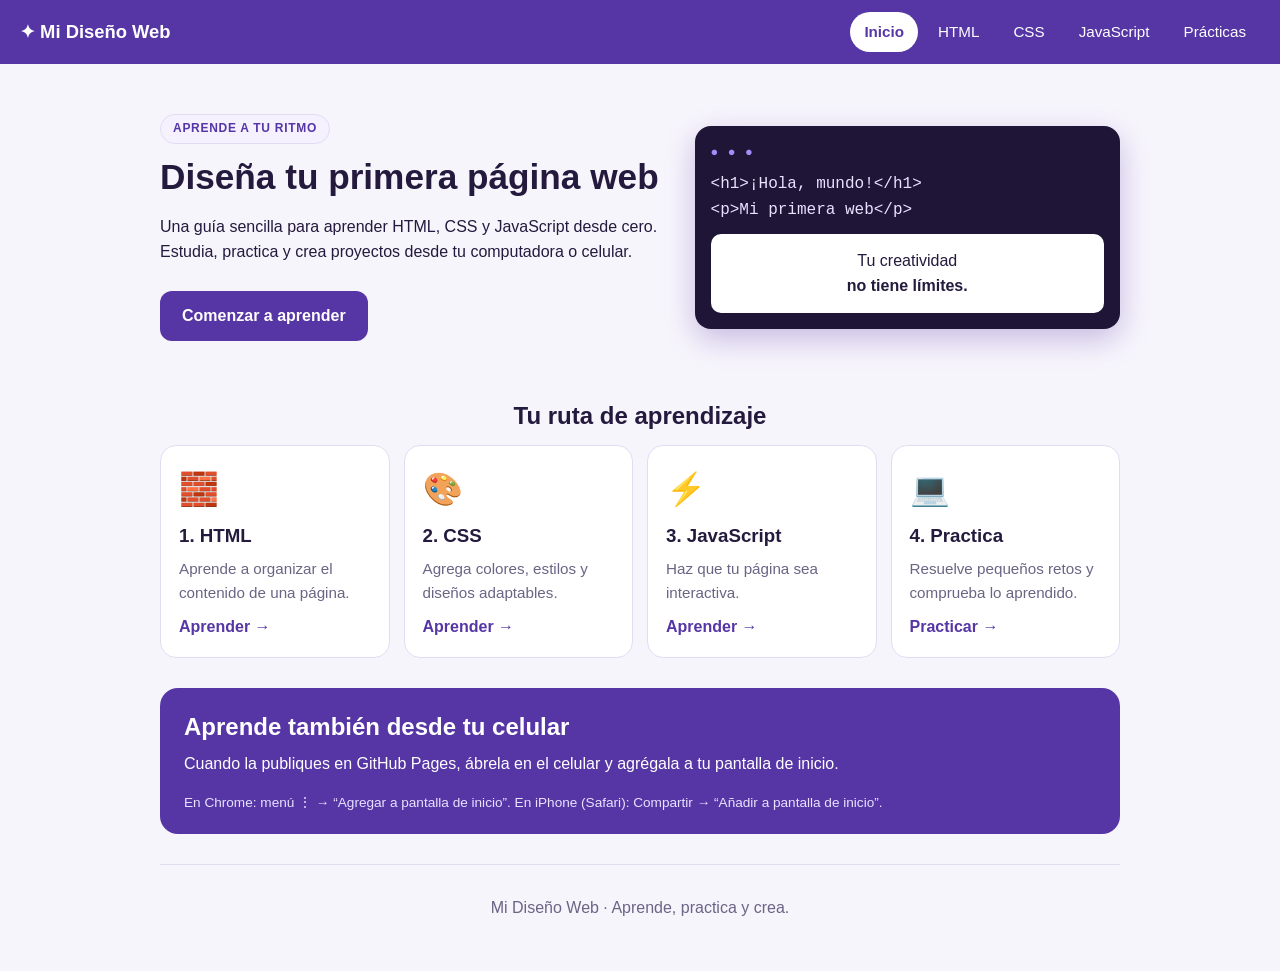
<file: index.html>
<!DOCTYPE html>
<html lang="es">
<head>
<meta charset="UTF-8">
<meta name="viewport" content="width=device-width, initial-scale=1">
<meta name="theme-color" content="#5636a5">
<meta name="description" content="Aprende diseño web paso a paso con HTML, CSS y JavaScript.">
<title>Mi Diseño Web | Inicio</title>
<link rel="icon" href="data:image/svg+xml,%3Csvg xmlns='http://www.w3.org/2000/svg' viewBox='0 0 64 64'%3E%3Crect width='64' height='64' rx='14' fill='%235636a5'/%3E%3Ctext x='32' y='44' font-size='36' text-anchor='middle' fill='white'%3E%E2%9C%A6%3C/text%3E%3C/svg%3E">
<style>
:root{--pri:#5636a5;--pri2:#7c5cd6;--bg:#f7f5fc;--soft:#f5f1ff;--tx:#241a3d;--mut:#6b6485;--bd:#e2dcf3;--ok:#15803d;--bad:#b91c1c}
*{box-sizing:border-box}
html{scroll-behavior:smooth}
body{margin:0;font-family:Arial,Helvetica,sans-serif;background:var(--bg);color:var(--tx);line-height:1.6}
a{color:inherit}
/* Cabecera */
.top{position:sticky;top:0;z-index:10;display:flex;align-items:center;justify-content:space-between;gap:10px;padding:12px 20px;background:var(--pri);color:#fff;flex-wrap:wrap}
.logo{font-weight:700;font-size:1.15rem;text-decoration:none;color:#fff}
.menu{display:none;background:rgba(255,255,255,.18);color:#fff;border:none;border-radius:8px;font-size:1.3rem;padding:4px 12px;cursor:pointer}
nav{display:flex;gap:6px;flex-wrap:wrap}
nav a{color:#fff;text-decoration:none;padding:8px 14px;border-radius:999px;font-size:.95rem}
nav a:hover{background:rgba(255,255,255,.18)}
nav a.active{background:#fff;color:var(--pri);font-weight:700}
@media (max-width:720px){
  .menu{display:block}
  nav{display:none;width:100%;flex-direction:column}
  nav.open{display:flex}
}
/* Estructura */
main{max-width:1000px;margin:0 auto;padding:20px}
.page{display:none}
.page.on{display:block}
.tag{display:inline-block;background:var(--soft);color:var(--pri);font-weight:700;font-size:.75rem;letter-spacing:.06em;padding:4px 12px;border-radius:999px;border:1px solid var(--bd)}
h1{font-size:2.2rem;line-height:1.2;margin:12px 0}
h2{margin:26px 0 10px}
h2.center{text-align:center}
.btn{display:inline-block;background:var(--pri);color:#fff;text-decoration:none;border:none;padding:12px 22px;border-radius:12px;font:inherit;font-weight:700;cursor:pointer;margin-top:10px}
.btn:hover{background:var(--pri2)}
.btn.secondary{background:#fff;color:var(--pri);border:2px solid var(--pri)}
.btn.light{background:#fff;color:var(--pri)}
/* Portada */
.hero{display:grid;grid-template-columns:1.2fr 1fr;gap:24px;align-items:center;padding:30px 0}
@media (max-width:720px){.hero{grid-template-columns:1fr}h1{font-size:1.8rem}}
.code-window{background:#1e1537;color:#e9e2ff;border-radius:16px;padding:16px;box-shadow:0 10px 30px rgba(86,54,165,.3)}
.dots{color:#a78bfa;font-size:.8rem;letter-spacing:3px}
.code-window pre{margin:10px 0;white-space:pre-wrap;font-family:Consolas,Menlo,monospace}
.preview{background:#fff;color:var(--tx);border-radius:10px;padding:14px;text-align:center}
.cards{display:grid;grid-template-columns:repeat(auto-fit,minmax(210px,1fr));gap:14px}
.card{background:#fff;border:1px solid var(--bd);border-radius:16px;padding:18px;text-decoration:none;transition:transform .15s,box-shadow .15s}
.card:hover{transform:translateY(-3px);box-shadow:0 8px 22px rgba(86,54,165,.15)}
.card h3{margin:6px 0}
.card p{color:var(--mut);margin:0 0 8px;font-size:.95rem}
.emoji{font-size:2rem}
.more{color:var(--pri);font-weight:700}
.install{display:flex;justify-content:space-between;align-items:center;gap:16px;flex-wrap:wrap;margin-top:30px;background:var(--pri);color:#fff;border-radius:18px;padding:20px 24px}
.install h2{margin:0 0 4px}
.install p{margin:0}
/* Lecciones */
.lesson pre{background:#1e1537;color:#e9e2ff;padding:16px;border-radius:12px;overflow:auto;font-family:Consolas,Menlo,monospace;font-size:.95rem}
code{font-family:Consolas,Menlo,monospace;background:var(--soft);border:1px solid var(--bd);padding:1px 6px;border-radius:6px;color:var(--pri)}
pre code{background:none;border:none;padding:0;color:inherit}
.table{background:#fff;border:1px solid var(--bd);border-radius:14px;overflow:hidden}
.table p{margin:0;padding:10px 16px;border-bottom:1px solid var(--bd)}
.table p:last-child{border-bottom:none}
.table code{margin-right:8px}
.tip{background:var(--soft);border-left:5px solid var(--pri);padding:12px 16px;border-radius:8px;margin:20px 0}
/* Quiz */
.quiz{background:#fff;border:1px solid var(--bd);border-radius:16px;padding:20px;margin:16px 0}
.quiz h2{margin-top:0}
.answer{display:block;width:100%;text-align:left;font:inherit;padding:12px 16px;margin:8px 0;border-radius:10px;border:2px solid var(--bd);background:#fff;cursor:pointer}
.answer:hover:not(:disabled){border-color:var(--pri)}
.answer.good{border-color:var(--ok);background:#dcfce7}
.answer.bad{border-color:var(--bad);background:#fee2e2}
#feedback{font-weight:700;min-height:1.5em}
.small{color:var(--mut);font-size:.85rem}
.install .small{color:#e9e2ff}
footer{text-align:center;color:var(--mut);padding:30px 20px;border-top:1px solid var(--bd);margin-top:30px}
</style>
</head>
<body>

<header class="top">
  <a class="logo" href="#inicio">✦ Mi Diseño Web</a>
  <button class="menu" id="menuBtn" aria-label="Abrir menú">☰</button>
  <nav id="nav">
    <a href="#inicio" data-p="inicio">Inicio</a>
    <a href="#html" data-p="html">HTML</a>
    <a href="#css" data-p="css">CSS</a>
    <a href="#javascript" data-p="javascript">JavaScript</a>
    <a href="#practicas" data-p="practicas">Prácticas</a>
  </nav>
</header>

<main>

<!-- ============ INICIO ============ -->
<div class="page" id="p-inicio" data-title="Mi Diseño Web | Inicio">
  <section class="hero">
    <div>
      <span class="tag">APRENDE A TU RITMO</span>
      <h1>Diseña tu primera página web</h1>
      <p>Una guía sencilla para aprender HTML, CSS y JavaScript desde cero. Estudia, practica y crea proyectos desde tu computadora o celular.</p>
      <a class="btn" href="#html">Comenzar a aprender</a>
    </div>
    <div>
      <div class="code-window">
        <div class="dots">● ● ●</div>
        <pre><code>&lt;h1&gt;¡Hola, mundo!&lt;/h1&gt;
&lt;p&gt;Mi primera web&lt;/p&gt;</code></pre>
        <div class="preview">Tu creatividad<br><strong>no tiene límites.</strong></div>
      </div>
    </div>
  </section>

  <h2 class="center">Tu ruta de aprendizaje</h2>
  <section class="cards">
    <a class="card" href="#html"><span class="emoji">🧱</span><h3>1. HTML</h3><p>Aprende a organizar el contenido de una página.</p><span class="more">Aprender →</span></a>
    <a class="card" href="#css"><span class="emoji">🎨</span><h3>2. CSS</h3><p>Agrega colores, estilos y diseños adaptables.</p><span class="more">Aprender →</span></a>
    <a class="card" href="#javascript"><span class="emoji">⚡</span><h3>3. JavaScript</h3><p>Haz que tu página sea interactiva.</p><span class="more">Aprender →</span></a>
    <a class="card" href="#practicas"><span class="emoji">💻</span><h3>4. Practica</h3><p>Resuelve pequeños retos y comprueba lo aprendido.</p><span class="more">Practicar →</span></a>
  </section>

  <section class="install">
    <div>
      <h2>Aprende también desde tu celular</h2>
      <p>Cuando la publiques en GitHub Pages, ábrela en el celular y agrégala a tu pantalla de inicio.</p>
    </div>
    <span class="small">En Chrome: menú ⋮ → “Agregar a pantalla de inicio”. En iPhone (Safari): Compartir → “Añadir a pantalla de inicio”.</span>
  </section>
  <footer>Mi Diseño Web · Aprende, practica y crea.</footer>
</div>

<!-- ============ HTML ============ -->
<div class="page lesson" id="p-html" data-title="HTML | Mi Diseño Web">
  <span class="tag">LECCIÓN 01</span>
  <h1>HTML: la estructura de tu página</h1>
  <p>HTML significa lenguaje de marcado de hipertexto. Se utiliza para organizar títulos, párrafos, imágenes, enlaces y otros contenidos.</p>
  <h2>Etiquetas básicas</h2>
  <div class="table">
    <p><code>&lt;h1&gt;</code> Título principal</p>
    <p><code>&lt;p&gt;</code> Párrafo de texto</p>
    <p><code>&lt;img&gt;</code> Imagen</p>
    <p><code>&lt;a&gt;</code> Enlace</p>
    <p><code>&lt;button&gt;</code> Botón</p>
  </div>
  <h2>Ejemplo</h2>
  <pre><code>&lt;h1&gt;Mi primera página&lt;/h1&gt;
&lt;p&gt;Estoy aprendiendo HTML.&lt;/p&gt;
&lt;a href="https://github.com"&gt;Visita GitHub&lt;/a&gt;</code></pre>
  <div class="tip">Consejo: guarda tu archivo principal con el nombre <strong>index.html</strong>.</div>
  <a class="btn" href="#css">Continuar con CSS →</a>
  <footer>Mi Diseño Web · Lección de HTML</footer>
</div>

<!-- ============ CSS ============ -->
<div class="page lesson" id="p-css" data-title="CSS | Mi Diseño Web">
  <span class="tag">LECCIÓN 02</span>
  <h1>CSS: dale estilo a tu página</h1>
  <p>CSS significa hojas de estilo en cascada. Controla colores, tamaños, espacios, bordes y la distribución de los elementos.</p>
  <h2>Ejemplo de CSS</h2>
  <pre><code>body {
  background: #f5f1ff;
  font-family: Arial, sans-serif;
}
h1 {
  color: #5636a5;
  text-align: center;
}</code></pre>
  <h2>Propiedades que debes conocer</h2>
  <div class="table">
    <p><code>color</code> Cambia el color del texto.</p>
    <p><code>background</code> Cambia el fondo.</p>
    <p><code>padding</code> Agrega espacio interior.</p>
    <p><code>margin</code> Agrega espacio exterior.</p>
    <p><code>border-radius</code> Redondea las esquinas.</p>
  </div>
  <div class="tip">Consejo: utiliza <strong>media queries</strong> para adaptar el diseño a celulares.</div>
  <a class="btn" href="#javascript">Continuar con JavaScript →</a>
  <footer>Mi Diseño Web · Lección de CSS</footer>
</div>

<!-- ============ JAVASCRIPT ============ -->
<div class="page lesson" id="p-javascript" data-title="JavaScript | Mi Diseño Web">
  <span class="tag">LECCIÓN 03</span>
  <h1>JavaScript: agrega interacción</h1>
  <p>JavaScript permite responder a acciones de las personas, validar formularios, mostrar mensajes y actualizar el contenido de una página.</p>
  <h2>Ejemplo sencillo</h2>
  <pre><code>function saludar() {
  alert("¡Hola! Bienvenido a mi web.");
}</code></pre>
  <button class="btn" id="helloBtn">Probar el ejemplo</button>
  <h2>Conceptos iniciales</h2>
  <div class="table">
    <p><code>let</code> Crea una variable que puede cambiar.</p>
    <p><code>const</code> Crea una constante.</p>
    <p><code>function</code> Define una función.</p>
    <p><code>if</code> Permite tomar decisiones.</p>
    <p><code>addEventListener</code> Escucha eventos como clics.</p>
  </div>
  <div class="tip">Practica escribiendo el código y cambiando el mensaje para hacerlo tuyo.</div>
  <a class="btn" href="#practicas">Ir a las prácticas →</a>
  <footer>Mi Diseño Web · Lección de JavaScript</footer>
</div>

<!-- ============ PRÁCTICAS ============ -->
<div class="page lesson" id="p-practicas" data-title="Prácticas | Mi Diseño Web">
  <span class="tag">PON A PRUEBA LO APRENDIDO</span>
  <h1>Prácticas rápidas</h1>
  <p>Responde estas preguntas y comprueba tus conocimientos.</p>
  <div class="quiz" id="quiz">
    <h2 id="question"></h2>
    <div id="answers"></div>
    <p id="feedback" aria-live="polite"></p>
    <button class="btn" id="nextBtn" hidden>Siguiente pregunta</button>
    <p class="small" id="score"></p>
  </div>
  <a class="btn secondary" href="#inicio">Volver al inicio</a>
  <footer>Mi Diseño Web · Sigue practicando</footer>
</div>

</main>

<script>
// ---------- Navegación entre secciones ----------
var nav = document.getElementById('nav');
var paginas = document.querySelectorAll('.page');
var enlaces = nav.querySelectorAll('a');

function mostrar(){
  var id = (location.hash || '#inicio').slice(1);
  if (!document.getElementById('p-' + id)) id = 'inicio';
  for (var i = 0; i < paginas.length; i++) {
    var activa = paginas[i].id === 'p-' + id;
    paginas[i].classList.toggle('on', activa);
    if (activa) document.title = paginas[i].getAttribute('data-title');
  }
  for (var j = 0; j < enlaces.length; j++) {
    enlaces[j].classList.toggle('active', enlaces[j].getAttribute('data-p') === id);
  }
  nav.classList.remove('open');
  window.scrollTo(0, 0);
}
window.addEventListener('hashchange', mostrar);

document.getElementById('menuBtn').onclick = function(){ nav.classList.toggle('open'); };

// ---------- Botón de ejemplo de JavaScript ----------
document.getElementById('helloBtn').onclick = function(){
  alert('¡Hola! Bienvenido a mi web.');
};

// ---------- Prácticas (quiz) ----------
var PREGUNTAS = [
  { q: '¿Qué etiqueta se usa para el título principal?',
    r: ['<h1>', '<title>', '<p>'], ok: 0 },
  { q: '¿Qué propiedad de CSS cambia el color del texto?',
    r: ['background', 'color', 'padding'], ok: 1 },
  { q: '¿Qué palabra de JavaScript crea una variable que puede cambiar?',
    r: ['let', 'const', 'if'], ok: 0 }
];
var n = 0, puntos = 0;

function pintarPregunta(){
  var p = PREGUNTAS[n];
  document.getElementById('question').textContent = p.q;
  document.getElementById('feedback').textContent = '';
  document.getElementById('nextBtn').hidden = true;
  document.getElementById('nextBtn').textContent = n === PREGUNTAS.length - 1 ? 'Ver resultado' : 'Siguiente pregunta';
  document.getElementById('score').textContent = 'Pregunta ' + (n + 1) + ' de ' + PREGUNTAS.length;
  var cont = document.getElementById('answers'); cont.innerHTML = '';
  p.r.forEach(function(texto, i){
    var b = document.createElement('button');
    b.className = 'answer'; b.textContent = texto;
    b.onclick = function(){ responder(i, b); };
    cont.appendChild(b);
  });
}

function responder(i, boton){
  var p = PREGUNTAS[n];
  var botones = document.querySelectorAll('#answers .answer');
  for (var k = 0; k < botones.length; k++) botones[k].disabled = true;
  botones[p.ok].classList.add('good');
  if (i === p.ok) {
    puntos++;
    document.getElementById('feedback').textContent = '✅ ¡Correcto!';
  } else {
    boton.classList.add('bad');
    document.getElementById('feedback').textContent = '❌ Casi. La respuesta correcta es ' + p.r[p.ok];
  }
  document.getElementById('nextBtn').hidden = false;
}

document.getElementById('nextBtn').onclick = function(){
  if (n < PREGUNTAS.length - 1) { n++; pintarPregunta(); return; }
  document.getElementById('question').textContent = '¡Terminaste! Acertaste ' + puntos + ' de ' + PREGUNTAS.length;
  document.getElementById('answers').innerHTML = '';
  document.getElementById('feedback').textContent = puntos === PREGUNTAS.length ? '🎉 ¡Perfecto!' : 'Repasa las lecciones e inténtalo otra vez.';
  document.getElementById('score').textContent = '';
  this.textContent = 'Intentar de nuevo';
  this.onclick = function(){ location.reload(); };
};

pintarPregunta();
mostrar();
</script>
</body>
</html>
</file>
